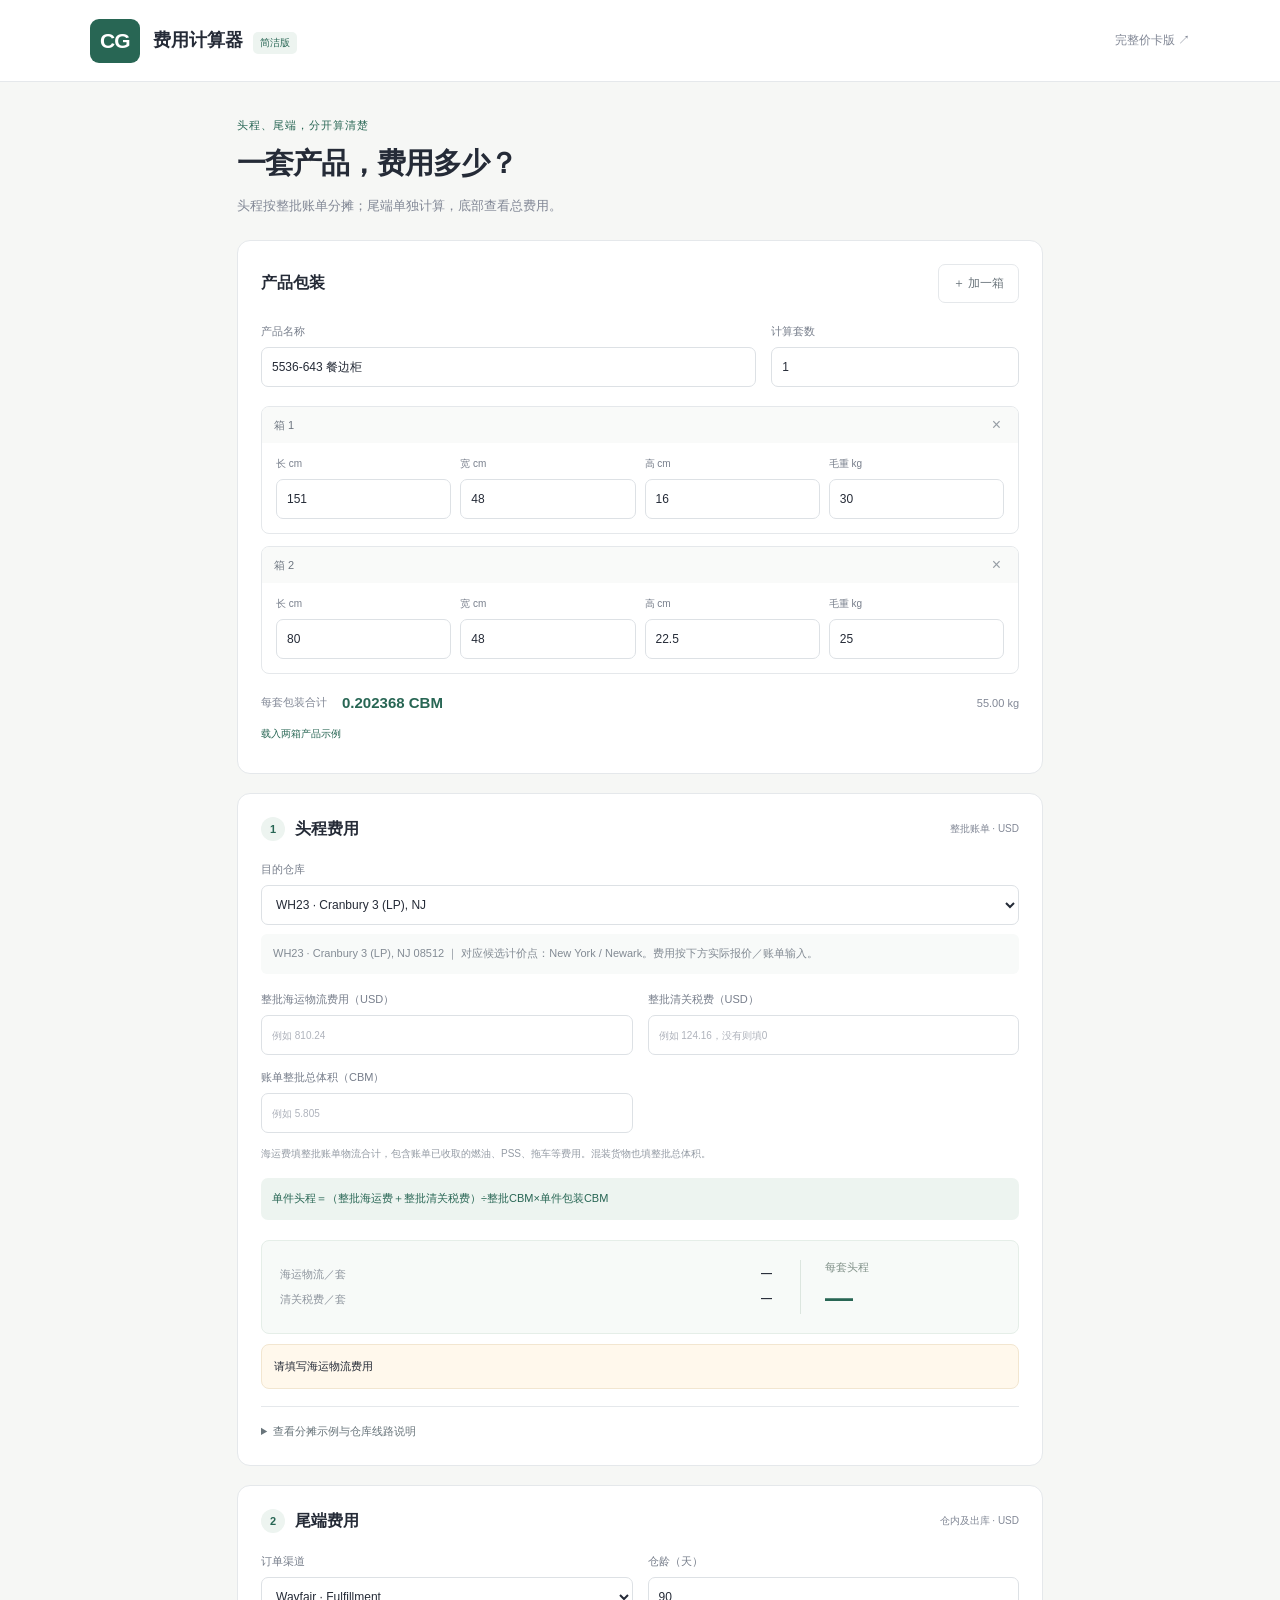
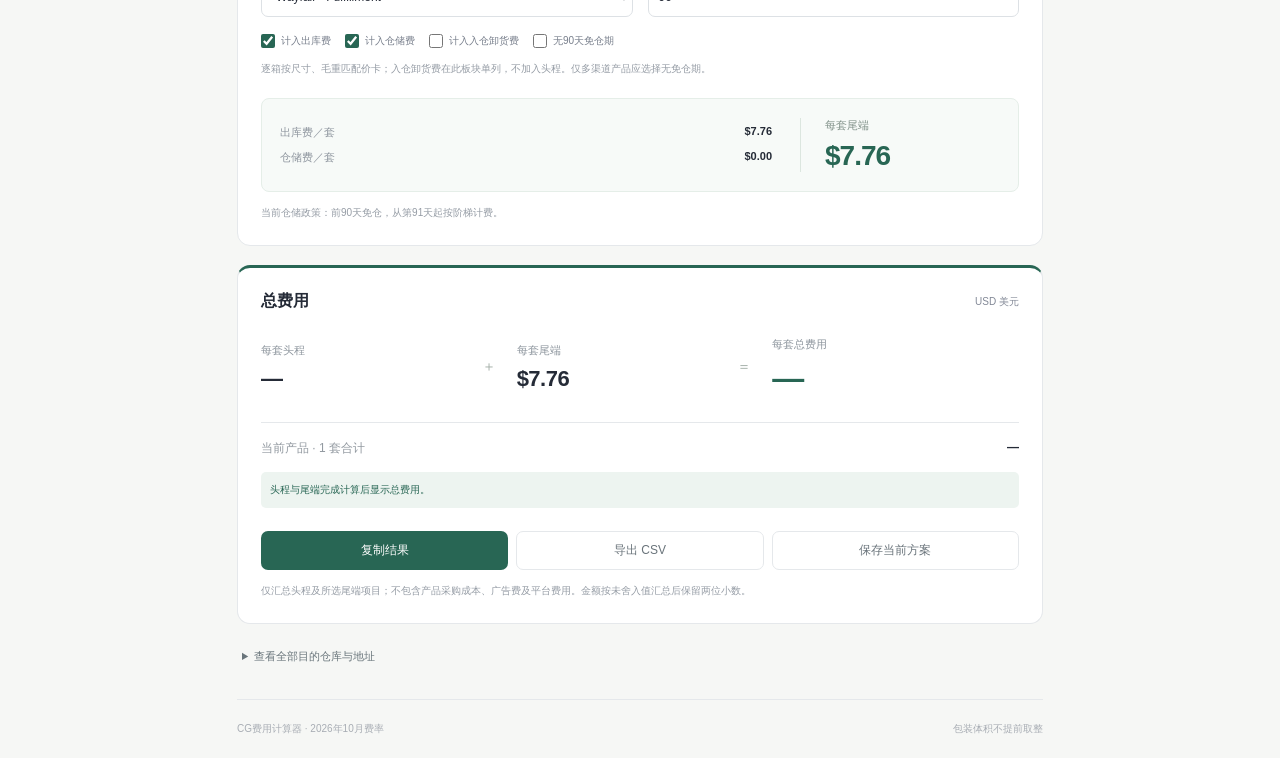
<file: index.html>
<!doctype html><html lang="zh-CN"><head><meta charset="utf-8"><meta name="viewport" content="width=device-width,initial-scale=1"><meta name="description" content="CG成本计算：整批账单分摊头程，尾端单独计算仓储与出库，底部汇总。"><title>CG费用计算器 · 头程与尾端</title><link rel="stylesheet" href="simple.css"></head><body><header><a class="brand" href="index.html"><span>CG</span><b>费用计算器<small>简洁版</small></b></a><a class="secondary" href="advanced.html">完整价卡版 ↗</a></header><main class="split-main"><div class="intro"><p class="eyebrow">头程、尾端，分开算清楚</p><h1>一套产品，费用多少？</h1><p>头程按整批账单分摊；尾端单独计算，底部查看总费用。</p></div>
<section><div class="heading"><h2>产品包装</h2><button id="add" class="ghost">＋ 加一箱</button></div><div class="fields top"><label>产品名称<input id="name" value=""></label><label>计算套数<input id="qty" type="number" min="1" step="1" value="1"></label></div><div id="packages"></div><div class="volume"><span>每套包装合计</span><b id="volume">—</b><span id="weight"></span></div><button class="text" id="example">载入两箱产品示例</button></section>
<section><div class="heading"><h2><i>1</i> 头程费用</h2><span class="usd">整批账单 · USD</span></div><label>目的仓库<select id="warehouse"></select></label><div id="whNote" class="whnote"></div><div class="fields"><label>整批海运物流费用（USD）<input id="sea" type="number" min="0" step="any" placeholder="例如 810.24"></label><label>整批清关税费（USD）<input id="tax" type="number" min="0" step="any" placeholder="例如 124.16，没有则填0"></label><label>账单整批总体积（CBM）<input id="batchCbm" type="number" min="0.000001" step="any" placeholder="例如 5.805"></label></div><p class="hint">海运费填整批账单物流合计，包含账单已收取的燃油、PSS、拖车等费用。混装货物也填整批总体积。</p><div class="formula">单件头程＝（整批海运费＋整批清关税费）÷整批CBM×单件包装CBM</div><div class="block-result"><div class="cost-lines"><div class="line"><span>海运物流／套</span><b id="seaOut">—</b></div><div class="line"><span>清关税费／套</span><b id="taxOut">—</b></div></div><div class="block-total"><span>每套头程</span><b id="headTotal">—</b></div></div><div id="calculation" class="calculation"></div><div id="headErrors" class="local-errors" role="status"></div><details><summary>查看分摊示例与仓库线路说明</summary><p>你的表格：810.24＋124.16＝934.40美元，整批5.805 CBM。当前产品按自身包装体积占比分摊。</p><button id="billExample" class="text">载入你的头程分摊示例</button><p>Romeoville的IPI内陆联运，如在洛杉矶卸船后经Chicago转运，按Chicago海运计价点与Chicago至Romeoville末段拖车核对；其他联运点按实际订单确认。这里直接使用已确认的整批账单金额。</p></details></section>
<section><div class="heading"><h2><i>2</i> 尾端费用</h2><span class="usd">仓内及出库 · USD</span></div><div class="fields"><label>订单渠道<select id="channel"><option value="wayfair">Wayfair · Fulfillment</option><option value="multi">多渠道 · Pick & Ship</option></select></label><label>仓龄（天）<input id="days" type="number" min="0" step="1" value="90"></label></div><div class="checks"><label><input id="includeOut" type="checkbox" checked>计入出库费</label><label><input id="includeStorage" type="checkbox" checked>计入仓储费</label><label><input id="includeUnload" type="checkbox">计入入仓卸货费</label><label><input id="noFree" type="checkbox">无90天免仓期</label></div><p class="hint">逐箱按尺寸、毛重匹配价卡；入仓卸货费在此板块单列，不加入头程。仅多渠道产品应选择无免仓期。</p><div class="block-result"><div class="cost-lines" id="tailRows"></div><div class="block-total"><span>每套尾端</span><b id="tailTotal">—</b></div></div><p id="storagePolicy" class="hint"></p><div id="tailErrors" class="local-errors" role="status"></div></section>
<section class="overall"><div class="heading"><h2>总费用</h2><span class="usd">USD 美元</span></div><div class="overall-parts"><div><span>每套头程</span><b id="headSummary">—</b></div><span class="operator">＋</span><div><span>每套尾端</span><b id="tailSummary">—</b></div><span class="operator">＝</span><div class="sum"><span>每套总费用</span><b id="total">—</b></div></div><div class="batch-total"><span>当前产品 · <b id="qtyOut">1</b> 套合计</span><b id="batchOut">—</b></div><p id="resultStatus" class="hint" role="status">头程与尾端完成计算后显示总费用。</p><div class="actions"><button id="copy">复制结果</button><button id="export" class="ghost">导出 CSV</button><button id="save" class="ghost">保存当前方案</button></div><p class="hint">仅汇总头程及所选尾端项目；不包含产品采购成本、广告费及平台费用。金额按未舍入值汇总后保留两位小数。</p></section>
<details class="directory"><summary>查看全部目的仓库与地址</summary><div id="directory"></div></details><footer>CG费用计算器 · 2026年10月费率 <span>包装体积不提前取整</span></footer></main><div id="toast" role="status"></div><script src="core.js"></script><script src="simple-core.js"></script><script src="warehouses.js"></script><script src="simple.js"></script></body></html>
</file>
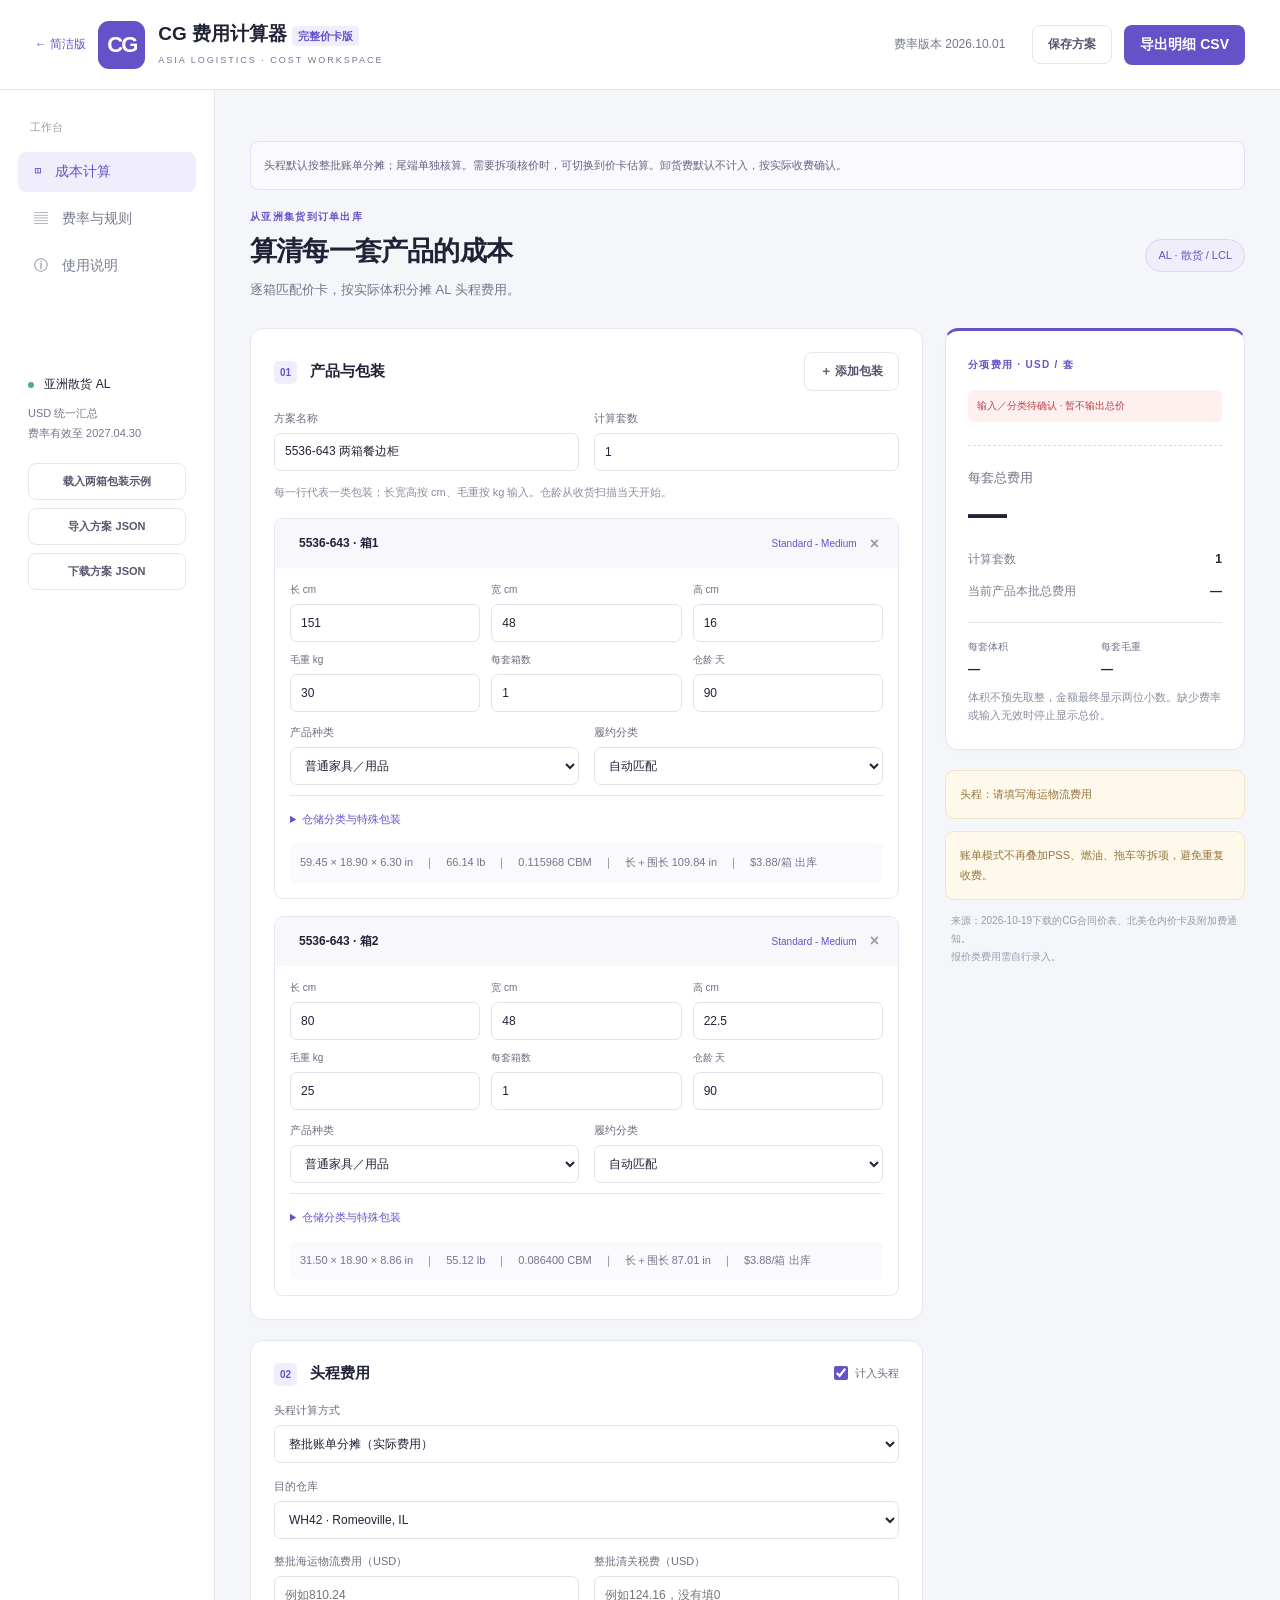
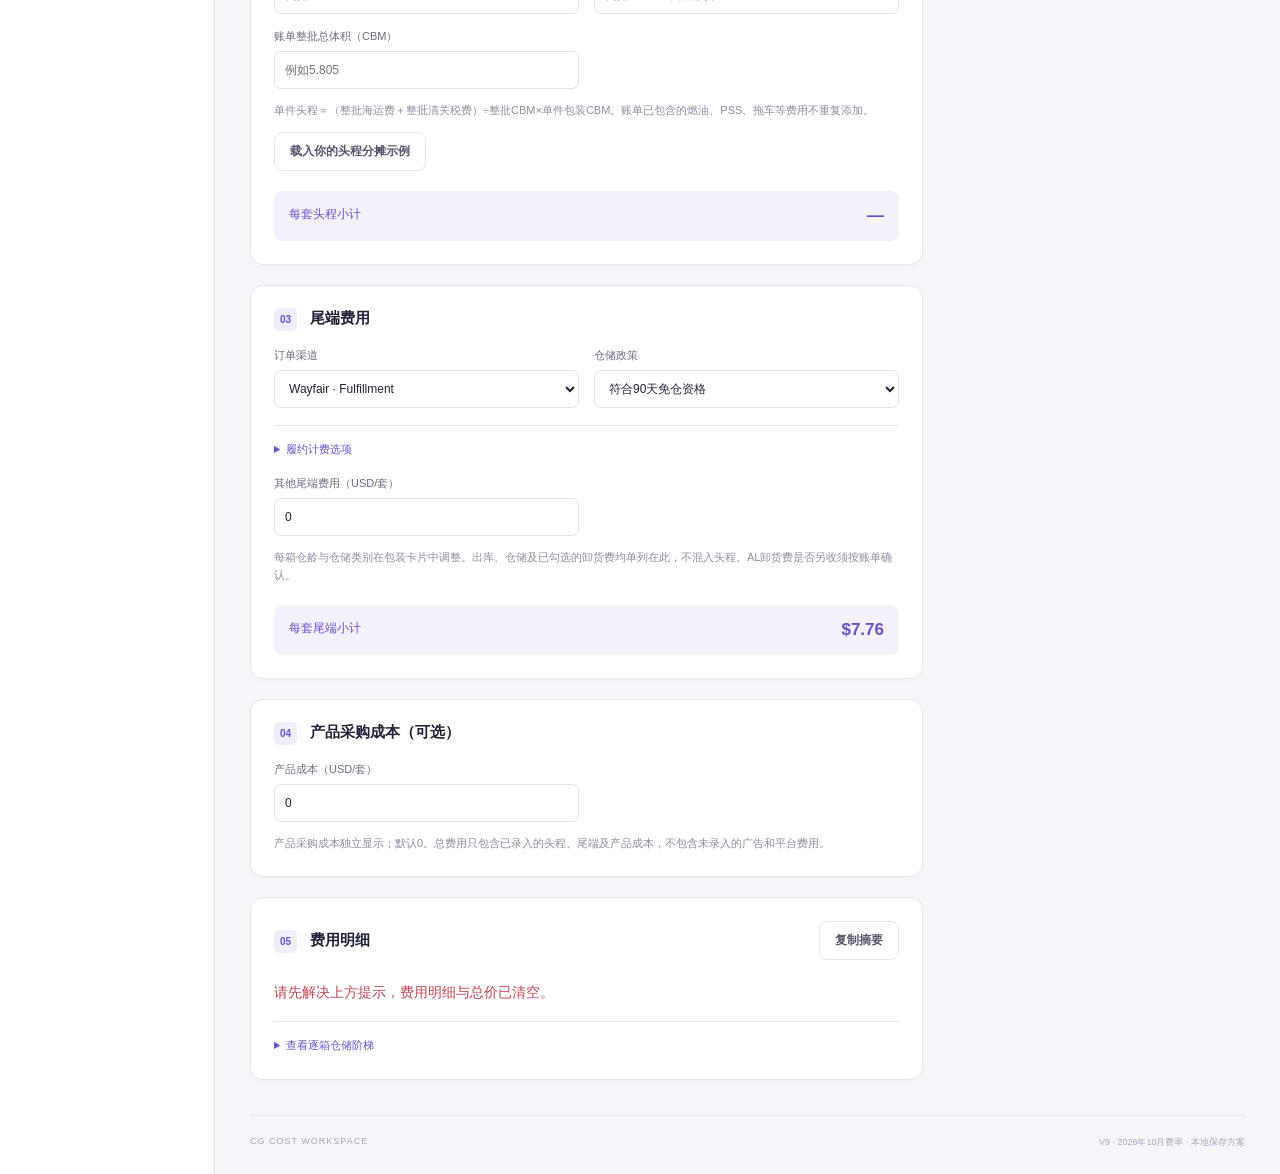
<file: advanced.html>
<!doctype html><html lang="zh-CN"><head><meta charset="utf-8"><meta name="viewport" content="width=device-width,initial-scale=1"><meta name="description" content="CG AL散货费用计算器：多箱分别计费、海运附加费、阶梯仓储与履约明细。"><title>CG费用计算器 · 完整价卡版</title><link rel="stylesheet" href="style.css"></head><body>
<header><a href="index.html" style="color:#6652c8;text-decoration:none;font-size:12px">← 简洁版</a><div class="brand"><span class="logo">CG</span><div><b>CG 费用计算器 <small>完整价卡版</small></b><p>ASIA LOGISTICS · COST WORKSPACE</p></div></div><span class="date">费率版本 2026.10.01</span><button id="save" class="light">保存方案</button><button id="export">导出明细 CSV</button></header>
<div class="layout"><aside><div class="aside-label">工作台</div><button class="nav active" data-tab="calculator">◫　成本计算</button><button class="nav" data-tab="reference">▤　费率与规则</button><button class="nav" data-tab="help">ⓘ　使用说明</button><div class="aside-bottom"><span class="dot"></span> 亚洲散货 AL<p>USD 统一汇总<br>费率有效至 2027.04.30</p><button id="example" class="light">载入两箱包装示例</button><button id="importBtn" class="light">导入方案 JSON</button><button id="json" class="light">下载方案 JSON</button><input type="file" id="importFile" accept="application/json" hidden></div></aside>
<main><div class="routeinfo" style="margin-bottom:20px">头程默认按整批账单分摊；尾端单独核算。需要拆项核价时，可切换到价卡估算。卸货费默认不计入，按实际收费确认。</div><section id="calculator" class="tab"><div class="pagehead"><div><div class="eyebrow">从亚洲集货到订单出库</div><h1>算清每一套产品的成本</h1><p>逐箱匹配价卡，按实际体积分摊 AL 头程费用。</p></div><span class="pill">AL · 散货 / LCL</span></div><div class="workspace"><div class="forms">
<article><div class="sectionhead"><h2><i>01</i> 产品与包装</h2><button id="add" class="light">＋ 添加包装</button></div><div class="fields"><label>方案名称<input id="name" value="5536-643 两箱餐边柜"></label><label>计算套数<input id="qty" type="number" min="1" step="1" value="1"></label></div><p class="hint">每一行代表一类包装；长宽高按 cm、毛重按 kg 输入。仓龄从收货扫描当天开始。</p><div id="boxes"></div></article>
<article><div class="sectionhead"><h2><i>02</i> 头程费用</h2><label class="switch"><input id="transport" type="checkbox" checked>计入头程</label></div><label>头程计算方式<select id="headMode"><option value="bill">整批账单分摊（实际费用）</option><option value="quote">AL价卡估算（拆项核价）</option></select></label><div id="billFields" style="margin-top:16px"><div class="fields"><label class="wide">目的仓库<select id="billWarehouse"></select></label><label>整批海运物流费用（USD）<input id="billSea" type="number" min="0" step="any" placeholder="例如810.24"></label><label>整批清关税费（USD）<input id="billTax" type="number" min="0" step="any" placeholder="例如124.16，没有填0"></label><label>账单整批总体积（CBM）<input id="billCbm" type="number" min="0" step="any" placeholder="例如5.805"></label></div><p class="hint">单件头程＝（整批海运费＋整批清关税费）÷整批CBM×单件包装CBM。账单已包含的燃油、PSS、拖车等费用不重复添加。</p><button id="invoiceExample" class="light" style="margin-top:12px">载入你的头程分摊示例</button></div><div id="quoteFields" hidden style="margin-top:16px"><div class="fields"><label>起运地<select id="origin"></select></label><label>目的港／内陆点<select id="destination"></select></label><label class="wide">CG 目的仓库<select id="warehouse"></select></label><label>进港日期（gate-in）<input id="gate" type="date" value="2026-10-01"></label><label>启航日期<input id="sail" type="date" value="2026-10-04"></label></div><div id="routeInfo" class="routeinfo"></div><div class="fields" style="margin-top:16px"><label>美国拖车燃油附加比例（%）<input id="drayFuelPct" type="number" min="0" step="any" placeholder="按适用报价填写，无费用填0"></label><label>Cargo Protect（USD/当前产品本批）<input id="protectBatch" type="number" min="0" step="any" placeholder="按实际报价填写，无费用填0"></label><label>清关税费（USD/当前产品本批）<input id="customsBatch" type="number" min="0" step="any" placeholder="按实际金额填写，无费用填0"></label><label>AL的AMS分摊方式<select id="hblBasis"><option value="volume">按CBM÷65比例（账单1657461示例）</option><option value="batch">按HBL收费（当前产品本批）</option></select></label></div><p class="hint">美国拖车基础价不含燃油，加拿大拖车基础价含燃油。比例按适用账单／报价手填，不固定套用9月51%或54%。Cargo Protect未提供统一计费规则，按本批实际金额输入。</p><div class="checks"><label><input id="pss" type="checkbox" checked>计入旺季附加费 PSS</label><label><input id="canal" type="checkbox">航线经过巴拿马运河</label><label><input id="labeling" type="checkbox">亚洲仓贴标 $0.30/箱</label></div><div class="fields"><label>亚洲仓储计费次数／期<input id="asiaPeriods" type="number" min="0" step="1" value="0"></label><label>AL 单证抵扣（USD/CUFT）<input id="credit" type="number" min="0" step=".01" value="0"></label><label>CAD兑USD（加拿大拖车费）<input id="cad" type="number" min=".0001" step=".0001" placeholder="涉及CAD时必填"></label><label>其他头程费用（USD/批）<input id="extra" type="number" min="0" step=".01" value="0"></label></div><p class="hint">亚洲仓储 $0.35/CBM，原表未注明时间单位，按账单计费次数／期输入。AL分仓费为0；单证抵扣可按资格输入0.09。海运已包含燃油，PSS另计。</p><details><summary>运输异常及其他附加费</summary><p class="hint">只录入实际发生的项目。整柜类费用按本批CBM÷65分摊；AMS可按账单示例选择体积分摊，其他HBL项目按当前产品本批分摊数量录入。数量填写超过免费期后的计费数量。</p><div id="accessorials"></div></details></div><div class="section-subtotal"><span>每套头程小计</span><b id="headSubtotal">—</b></div></article><article><div class="sectionhead"><h2><i>03</i> 尾端费用</h2></div><div class="fields"><label>订单渠道<select id="channel"><option value="wayfair">Wayfair · Fulfillment</option><option value="multi">多渠道 · Pick & Ship</option></select></label><label>仓储政策<select id="policy"><option value="eligible">符合90天免仓资格</option><option value="multiOnly">仅多渠道 · 无免仓期</option></select></label></div><details><summary>履约计费选项</summary><div class="checks"><label><input id="unload" type="checkbox">计入一次入仓卸货费</label><label><input id="ceil" type="checkbox">Pick & Ship 重量向上取整至整磅</label><label><input id="vanity" type="checkbox">大型盥洗柜／梳妆台附加费</label></div><p class="hint">默认按实际重量换算磅，首磅包含在基础费内。重量取整规则未见于截图，可按实际账单选择。卸货费按箱一次计算。</p></details><div class="fields" style="margin-top:16px"><label>其他尾端费用（USD/套）<input id="other" type="number" min="0" step="any" value="0"></label></div><p class="hint">每箱仓龄与仓储类别在包装卡片中调整。出库、仓储及已勾选的卸货费均单列在此，不混入头程。AL卸货费是否另收须按账单确认。</p><div class="section-subtotal"><span>每套尾端小计</span><b id="tailSubtotal">—</b></div></article>
<article><div class="sectionhead"><h2><i>04</i> 产品采购成本（可选）</h2></div><div class="fields"><label>产品成本（USD/套）<input id="cost" type="number" min="0" step=".01" value="0"></label></div><p class="hint">产品采购成本独立显示；默认0。总费用只包含已录入的头程、尾端及产品成本，不包含未录入的广告和平台费用。</p></article>
<article><div class="sectionhead"><h2><i>05</i> 费用明细</h2><button id="copy" class="light">复制摘要</button></div><div id="details"></div><details><summary>查看逐箱仓储阶梯</summary><div id="storageDetail"></div></details></article>
</div><div class="summary-wrap"><article class="summary"><span class="eyebrow">分项费用 · USD / 套</span><div id="status" class="status" style="margin-top:18px">等待计算</div><div id="totals"></div><div class="divider"></div><h3>每套总费用</h3><div id="total" class="big">—</div><div class="metric"><span>计算套数</span><b id="qOut">—</b></div><div class="metric"><span>当前产品本批总费用</span><b id="batch">—</b></div><div class="mini-grid"><div><span>每套体积</span><b id="cbm">—</b></div><div><span>每套毛重</span><b id="kgOut">—</b></div></div><p class="hint">体积不预先取整，金额最终显示两位小数。缺少费率或输入无效时停止显示总价。</p></article><div id="warnings"></div><div class="source-note">来源：2026-10-19下载的CG合同价表、北美仓内价卡及附加费通知。<br>报价类费用需自行录入。</div></div></div></section>
<section id="reference" class="tab" hidden><div class="pagehead"><div><div class="eyebrow">费率可追溯</div><h1>费率与计费规则</h1><p>仓内费用来自完整价卡；头程燃油采用10月Excel，不重复叠加旧邮件价格。</p></div></div><article><h2>北美履约与退回／处置价卡</h2><div id="rateTable"></div></article><article><h2>阶梯仓储 · USD / CUFT / 月</h2><div id="storageTable"></div><p class="hint">日仓储费＝月费率÷30。仅多渠道产品从第1天按91–120天档收费，随后按实际仓龄升级。Single Pick 最高$0.44，样品按Single Pick处理；特殊季节品需另行确认。</p></article><article><h2>AL头程费率查询</h2><label>搜索起运地或目的地<input id="rateSearch" placeholder="例如 Port Klang、Los Angeles"></label><div id="routeTable"></div><p class="hint">最多展示前100条，使用搜索筛选。Ocean＋Bunker为表内总价，PSS按2000÷65另计。仓库拖车费根据目的地联动。</p></article><article><h2>增值服务与处置</h2><div id="serviceTable"></div><p class="hint">价卡注明Wayfair及多渠道履约不收包装费；上表仅供核对其他实际收费，不默认计入。退回供应商运费、定制包装及定制打托为As Quoted。Standard及Large盥洗柜／梳妆台可能收取打托费。</p></article></section>
<section id="help" class="tab" hidden><div class="pagehead"><div><h1>使用说明</h1><p>从一套产品开始，再按套数放大到整批。</p></div></div><article><h2>计算顺序</h2><ol><li>逐箱录入包装尺寸、毛重、仓龄；不把不同尺寸的箱子合并。</li><li>选择订单渠道与实际免仓资格。切换到多渠道默认无免仓，可手动调整符合资格的混合库存。</li><li>默认填写整批账单金额和整批CBM；需要核价时切换AL价卡估算。估算需手动补齐拖车燃油、货物保障费及清关税费。</li><li>头程与尾端分别查看小计；卸货费默认不计入，确认实际发生且未在头程重复计入后再勾选。</li><li>查看每套／本批费用，导出CSV或JSON方案。保存方案只保存在当前浏览器。</li></ol></article><article><h2>自动分类的边界</h2><p>尺寸先按最长、中长、最短排序；围长＝2×（中长＋最短），长加围长＝最长＋围长。自动分类从Bin到Standard逐级匹配，Small超过10368立方英寸升档，Medium超过17280立方英寸升档。</p><p>Oversize还必须确认不适合传送带。Large Standard缺少完整尺寸限制，因此需按CG确认类别手动选择，页面显示为手选。Large Heavy必须符合144英寸最长边与250–800磅范围；Large多渠道缺价时不输出总价。</p><p>Single Pick仅适用于价卡列出的特定商品（窗帘与纱帘、柜钮及把手、铰链、样品与色卡等），不得因为产品较小自动套用。每箱分类与仓储类别可分别手动选择。</p></article><article><h2>两箱账单核对</h2><p>5536-643：箱1为151×48×16 cm、30 kg；箱2为80×48×22.5 cm、25 kg。合计0.202368 CBM、55 kg，两箱均为Standard Medium，履约费$3.88×2＝$7.76；PSS＝$6.23/套。示例不将账单广告费或扣款加入物流费用。</p><h2>日期与范围</h2><p>本工具费率版本从2026年10月1日起，海运及拖车表有效至2027年4月30日。PSS通知从2026年7月1日进港起适用；价卡估算只适用于当前价表有效期内的运输；账单分摊按实际账单金额处理。运河附加费$5/CBM仅用于经过运河且2026年10月4日或之后启航的货物。原邮件中7月燃油价格仅作历史参考，当前采用Excel对应线路的Bunker Rate。</p><p>所有批量计算假设各套产品拥有同一包装组合及相同的逐箱仓龄。亚洲仓储时间单位、Pick & Ship取整、季节品与单证抵扣资格按实际账单确认。未录入的费用不包含在结果内。</p></article></section>
<footer>CG COST WORKSPACE <span>V9 · 2026年10月费率 · 本地保存方案</span></footer></main></div><div id="toast" role="status"></div><script src="rates.js"></script><script src="core.js"></script><script src="simple-core.js"></script><script src="warehouses.js"></script><script src="app.js"></script></body></html>
</file>
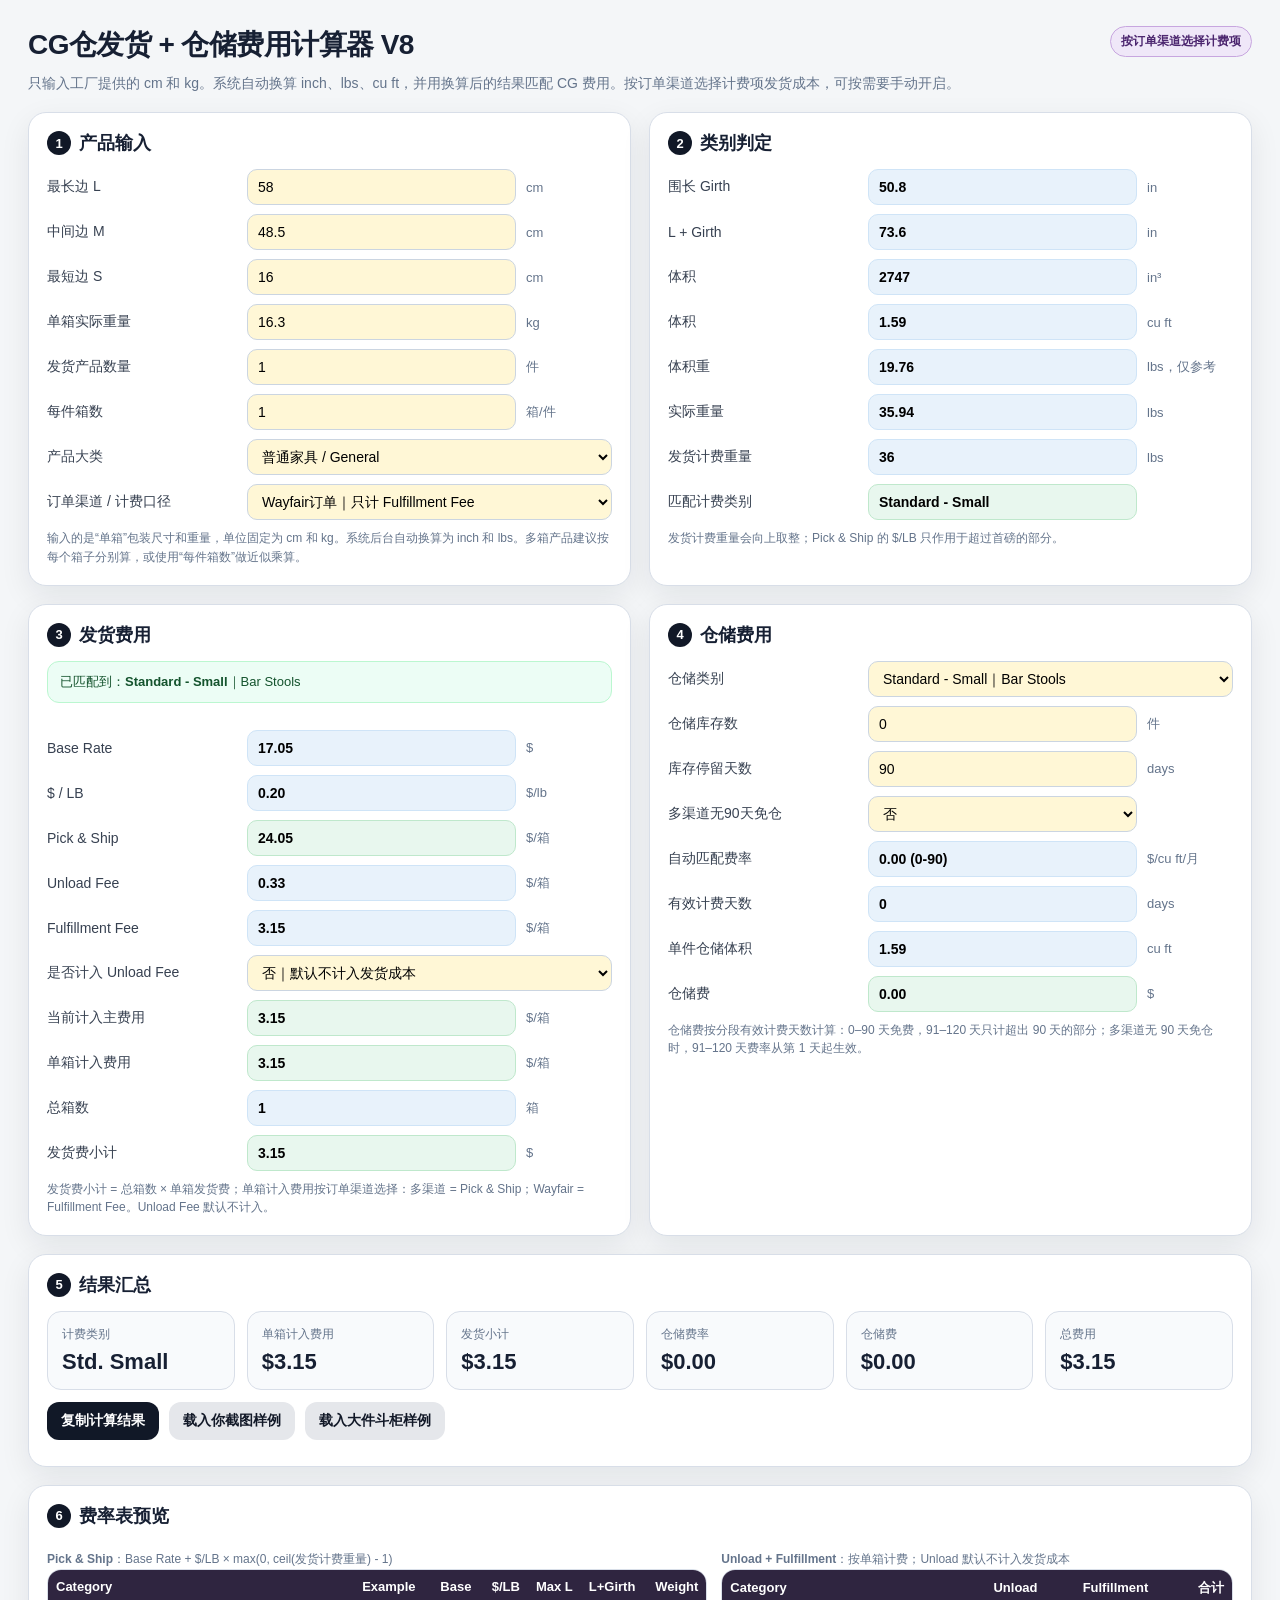
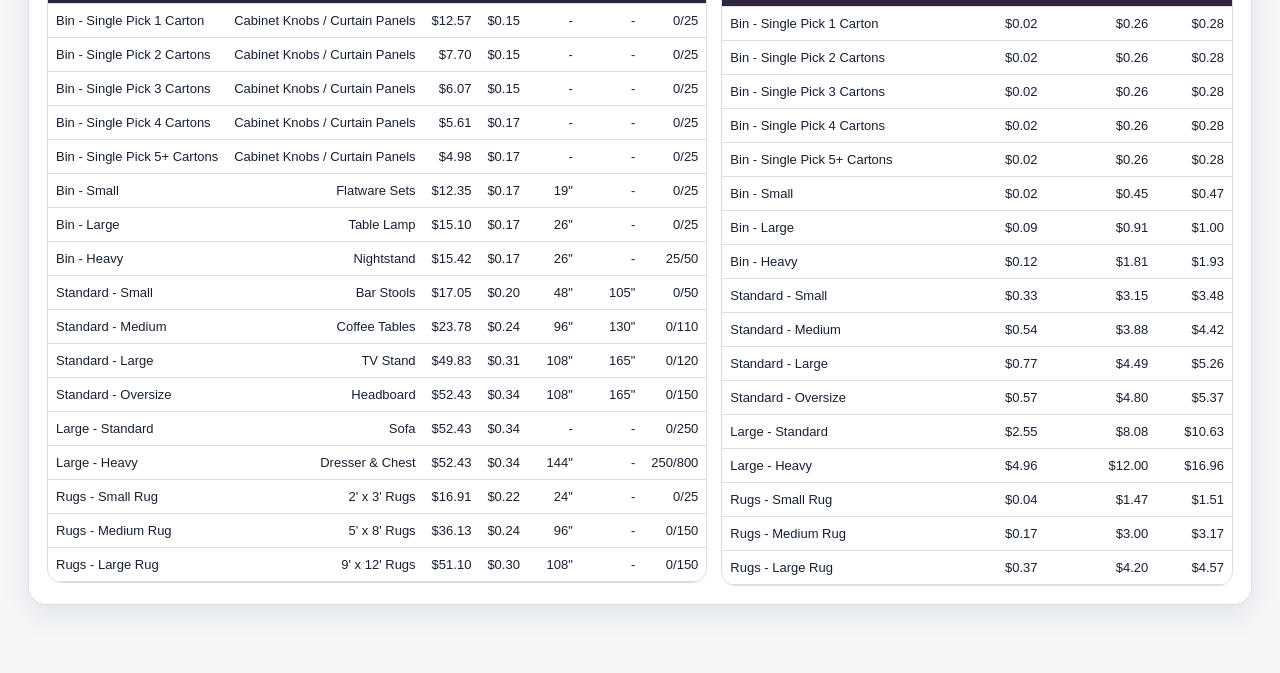
<file: legacy-v8.html>
<!DOCTYPE html>
<html lang="zh-CN">
<head>
  <meta charset="UTF-8" />
  <meta name="viewport" content="width=device-width, initial-scale=1.0" />
  <title>CG仓费用计算器 V8 - 渠道计费版</title>
  <style>
    :root{
      --bg:#f4f6f8;--card:#fff;--text:#172033;--muted:#64748b;--line:#d8dee8;
      --blue:#e8f2fb;--blue2:#cfe4f7;--yellow:#fff7d6;--green:#e8f7ee;--red:#fff1f1;
      --purple:#efe7f8;--dark:#2f2540;--accent:#2563eb;--shadow:0 10px 30px rgba(15,23,42,.08)
    }
    *{box-sizing:border-box}
    body{margin:0;font-family:Arial,"Microsoft YaHei",sans-serif;background:var(--bg);color:var(--text)}
    .wrap{max-width:1260px;margin:26px auto;padding:0 18px 42px}
    .header{display:flex;justify-content:space-between;gap:16px;align-items:flex-start;margin-bottom:18px}
    h1{margin:0 0 8px;font-size:28px;letter-spacing:-.02em}
    .sub{color:var(--muted);font-size:14px;line-height:1.6}
    .tag{display:inline-block;background:var(--purple);border:1px solid #c7a6df;color:#4b256e;border-radius:999px;padding:6px 10px;font-size:12px;font-weight:700}
    .grid{display:grid;grid-template-columns:1fr 1fr;gap:18px}
    .card{background:var(--card);border:1px solid var(--line);border-radius:18px;padding:18px;box-shadow:var(--shadow)}
    .full{grid-column:1/-1}
    h2{margin:0 0 14px;font-size:18px;display:flex;align-items:center;gap:8px}
    .badge{display:inline-flex;align-items:center;justify-content:center;min-width:24px;height:24px;border-radius:999px;background:#111827;color:white;font-size:13px;font-weight:800}
    .row{display:grid;grid-template-columns:190px 1fr 86px;gap:10px;align-items:center;margin:9px 0}
    .row.two{grid-template-columns:190px 1fr}
    label{font-size:14px;color:#374151}
    input,select{width:100%;height:36px;border:1px solid #cbd5e1;border-radius:10px;padding:0 10px;font-size:14px;background:white;outline:none}
    input:focus,select:focus{border-color:var(--accent);box-shadow:0 0 0 3px rgba(37,99,235,.12)}
    .unit{font-size:13px;color:var(--muted)}
    .manual{background:var(--yellow)}
    .result{background:var(--blue);border-color:var(--blue2);font-weight:700}
    .summary{background:var(--green);border-color:#bfe8cc;font-weight:800}
    .danger{background:var(--red);border-color:#f1c2c2;font-weight:800}
    .note{font-size:12px;color:var(--muted);line-height:1.55;margin-top:8px}
    .mini{font-size:12px;color:var(--muted)}
    .warn{background:#fff7ed;border:1px solid #fed7aa;border-radius:12px;padding:10px 12px;color:#7c2d12;font-size:13px;line-height:1.55}
    .ok{background:#ecfdf5;border:1px solid #bbf7d0;border-radius:12px;padding:10px 12px;color:#14532d;font-size:13px;line-height:1.55}
    .kpis{display:grid;grid-template-columns:repeat(6,1fr);gap:12px;margin-top:12px}
    .kpi{background:#f8fafc;border:1px solid var(--line);border-radius:14px;padding:14px}
    .kpi .name{color:var(--muted);font-size:12px;margin-bottom:6px}
    .kpi .value{font-size:22px;font-weight:900}
    .btns{display:flex;gap:10px;flex-wrap:wrap;margin-top:12px}
    button{height:38px;border:0;border-radius:12px;padding:0 14px;font-size:14px;font-weight:800;cursor:pointer;background:#111827;color:white}
    button.secondary{background:#e5e7eb;color:#111827}
    .table-wrap{overflow:auto;border:1px solid var(--line);border-radius:14px}
    table{width:100%;border-collapse:collapse;font-size:13px}
    th,td{border-bottom:1px solid var(--line);padding:9px 8px;text-align:right;white-space:nowrap}
    th:first-child,td:first-child{text-align:left}
    th{background:var(--dark);color:white;font-weight:800}
    .purple-head th{background:#5b3b78}
    .split{display:grid;grid-template-columns:1fr 1fr;gap:14px}
    @media(max-width:980px){.grid,.kpis,.split{grid-template-columns:1fr}.header{flex-direction:column}.row{grid-template-columns:145px 1fr 58px}}
  </style>
</head>
<body>
<div class="wrap">
  <div class="header">
    <div>
      <h1>CG仓发货 + 仓储费用计算器 V8</h1>
      <div class="sub">只输入工厂提供的 cm 和 kg。系统自动换算 inch、lbs、cu ft，并用换算后的结果匹配 CG 费用。按订单渠道选择计费项发货成本，可按需要手动开启。</div>
    </div>
    <div class="tag">按订单渠道选择计费项</div>
  </div>

  <div class="grid">
    <section class="card">
      <h2><span class="badge">1</span>产品输入</h2>
      <div class="row"><label>最长边 L</label><input id="L" type="number" step="0.01" value="58" class="manual"><span class="unit">cm</span></div>
      <div class="row"><label>中间边 M</label><input id="M" type="number" step="0.01" value="48.5" class="manual"><span class="unit">cm</span></div>
      <div class="row"><label>最短边 S</label><input id="S" type="number" step="0.01" value="16" class="manual"><span class="unit">cm</span></div>
      <div class="row"><label>单箱实际重量</label><input id="kg" type="number" step="0.01" value="16.3" class="manual"><span class="unit">kg</span></div>
      <div class="row"><label>发货产品数量</label><input id="qty" type="number" step="1" value="1" class="manual"><span class="unit">件</span></div>
      <div class="row"><label>每件箱数</label><input id="cartonsPerUnit" type="number" step="1" value="1" class="manual"><span class="unit">箱/件</span></div>
      <div class="row two">
        <label>产品大类</label>
        <select id="productGroup" class="manual">
          <option value="general">普通家具 / General</option>
          <option value="rug">Rugs 地毯</option>
          <option value="bin">Bin 小件</option>
        </select>
      </div>
      <div class="row two">
        <label>订单渠道 / 计费口径</label>
        <select id="orderChannel" class="manual">
          <option value="wayfair">Wayfair订单｜只计 Fulfillment Fee</option>
          <option value="multi">多渠道订单｜只计 Pick & Ship</option>
        </select>
      </div>
      <div class="note">输入的是“单箱”包装尺寸和重量，单位固定为 cm 和 kg。系统后台自动换算为 inch 和 lbs。多箱产品建议按每个箱子分别算，或使用“每件箱数”做近似乘算。</div>
    </section>

    <section class="card">
      <h2><span class="badge">2</span>类别判定</h2>
      <div class="row"><label>围长 Girth</label><input id="girth" class="result" readonly><span class="unit">in</span></div>
      <div class="row"><label>L + Girth</label><input id="lgirth" class="result" readonly><span class="unit">in</span></div>
      <div class="row"><label>体积</label><input id="volin" class="result" readonly><span class="unit">in³</span></div>
      <div class="row"><label>体积</label><input id="cuft" class="result" readonly><span class="unit">cu ft</span></div>
      <div class="row"><label>体积重</label><input id="dimwt" class="result" readonly><span class="unit">lbs，仅参考</span></div>
      <div class="row"><label>实际重量</label><input id="actlbs" class="result" readonly><span class="unit">lbs</span></div>
      <div class="row"><label>发货计费重量</label><input id="feeWeight" class="result" readonly><span class="unit">lbs</span></div>
      <div class="row"><label>匹配计费类别</label><input id="rateCategory" class="summary" readonly><span></span></div>
      <div class="note">发货计费重量会向上取整；Pick & Ship 的 $/LB 只作用于超过首磅的部分。</div>
    </section>

    <section class="card">
      <h2><span class="badge">3</span>发货费用</h2>
      <div id="matchBox" class="ok">已匹配价卡。</div>
      <br>
      <div class="row"><label>Base Rate</label><input id="baseRate" class="result" readonly><span class="unit">$</span></div>
      <div class="row"><label>$ / LB</label><input id="perLb" class="result" readonly><span class="unit">$/lb</span></div>
      <div class="row"><label>Pick & Ship</label><input id="pickShip" class="summary" readonly><span class="unit">$/箱</span></div>
      <div class="row"><label>Unload Fee</label><input id="unloadFee" class="result" readonly><span class="unit">$/箱</span></div>
      <div class="row"><label>Fulfillment Fee</label><input id="fulfillFee" class="result" readonly><span class="unit">$/箱</span></div>
      <div class="row two">
        <label>是否计入 Unload Fee</label>
        <select id="includeUnload" class="manual">
          <option value="no">否｜默认不计入发货成本</option>
          <option value="yes">是｜计入本次总成本</option>
        </select>
      </div>
      <div class="row"><label>当前计入主费用</label><input id="channelBaseFee" class="summary" readonly><span class="unit">$/箱</span></div>
      <div class="row"><label>单箱计入费用</label><input id="cartonShipFee" class="summary" readonly><span class="unit">$/箱</span></div>
      <div class="row"><label>总箱数</label><input id="totalCartons" class="result" readonly><span class="unit">箱</span></div>
      <div class="row"><label>发货费小计</label><input id="shipSubtotal" class="summary" readonly><span class="unit">$</span></div>
      <div class="note">发货费小计 = 总箱数 × 单箱发货费；单箱计入费用按订单渠道选择：多渠道 = Pick & Ship；Wayfair = Fulfillment Fee。Unload Fee 默认不计入。</div>
    </section>

    <section class="card">
      <h2><span class="badge">4</span>仓储费用</h2>
      <div class="row two">
        <label>仓储类别</label>
        <select id="storageClass" class="manual"></select>
      </div>
      <div class="row"><label>仓储库存数</label><input id="storageQty" type="number" step="1" value="0" class="manual"><span class="unit">件</span></div>
      <div class="row"><label>库存停留天数</label><input id="dwellDays" type="number" step="1" value="90" class="manual"><span class="unit">days</span></div>
      <div class="row"><label>多渠道无90天免仓</label>
        <select id="multiChannel" class="manual"><option value="no">否</option><option value="yes">是</option></select><span></span>
      </div>
      <div class="row"><label>自动匹配费率</label><input id="storageRate" class="result" readonly><span class="unit">$/cu ft/月</span></div>
      <div class="row"><label>有效计费天数</label><input id="storageBillableDays" class="result" readonly><span class="unit">days</span></div>
      <div class="row"><label>单件仓储体积</label><input id="unitStorageCuft" class="result" readonly><span class="unit">cu ft</span></div>
      <div class="row"><label>仓储费</label><input id="storageFee" class="summary" readonly><span class="unit">$</span></div>
      <div class="note">仓储费按分段有效计费天数计算：0–90 天免费，91–120 天只计超出 90 天的部分；多渠道无 90 天免仓时，91–120 天费率从第 1 天起生效。</div>
    </section>

    <section class="card full">
      <h2><span class="badge">5</span>结果汇总</h2>
      <div class="kpis">
        <div class="kpi"><div class="name">计费类别</div><div class="value" id="kpiCategory">-</div></div>
        <div class="kpi"><div class="name">单箱计入费用</div><div class="value" id="kpiCarton">$0.00</div></div>
        <div class="kpi"><div class="name">发货小计</div><div class="value" id="kpiShipSubtotal">$0.00</div></div>
        <div class="kpi"><div class="name">仓储费率</div><div class="value" id="kpiRate">$0.00</div></div>
        <div class="kpi"><div class="name">仓储费</div><div class="value" id="kpiStorage">$0.00</div></div>
        <div class="kpi"><div class="name">总费用</div><div class="value" id="kpiTotal">$0.00</div></div>
      </div>
      <div class="btns">
        <button onclick="copyResult()">复制计算结果</button>
        <button class="secondary" onclick="loadSmallExample()">载入你截图样例</button>
        <button class="secondary" onclick="loadDresserExample()">载入大件斗柜样例</button>
      </div>
      <div class="note" id="copyNote"></div>
    </section>

    <section class="card full">
      <h2><span class="badge">6</span>费率表预览</h2>
      <div class="split">
        <div>
          <div class="note"><b>Pick & Ship</b>：Base Rate + $/LB × max(0, ceil(发货计费重量) - 1)</div>
          <div class="table-wrap"><table id="pickShipTable"></table></div>
        </div>
        <div>
          <div class="note"><b>Unload + Fulfillment</b>：按单箱计费；Unload 默认不计入发货成本</div>
          <div class="table-wrap"><table id="deliveryTable"></table></div>
        </div>
      </div>
    </section>
  </div>
</div>

<script>
const rateRows = [
  {group:"bin", cat:"Bin - Single Pick 1 Carton", base:12.57, perLb:0.15, unload:0.02, fulfill:0.26, desc:"Cabinet Knobs / Curtain Panels", maxL:null,maxM:null,maxS:null,maxLG:null,minW:0,maxW:25},
  {group:"bin", cat:"Bin - Single Pick 2 Cartons", base:7.70, perLb:0.15, unload:0.02, fulfill:0.26, desc:"Cabinet Knobs / Curtain Panels", maxL:null,maxM:null,maxS:null,maxLG:null,minW:0,maxW:25},
  {group:"bin", cat:"Bin - Single Pick 3 Cartons", base:6.07, perLb:0.15, unload:0.02, fulfill:0.26, desc:"Cabinet Knobs / Curtain Panels", maxL:null,maxM:null,maxS:null,maxLG:null,minW:0,maxW:25},
  {group:"bin", cat:"Bin - Single Pick 4 Cartons", base:5.61, perLb:0.17, unload:0.02, fulfill:0.26, desc:"Cabinet Knobs / Curtain Panels", maxL:null,maxM:null,maxS:null,maxLG:null,minW:0,maxW:25},
  {group:"bin", cat:"Bin - Single Pick 5+ Cartons", base:4.98, perLb:0.17, unload:0.02, fulfill:0.26, desc:"Cabinet Knobs / Curtain Panels", maxL:null,maxM:null,maxS:null,maxLG:null,minW:0,maxW:25},
  {group:"bin", cat:"Bin - Small", base:12.35, perLb:0.17, unload:0.02, fulfill:0.45, desc:"Flatware Sets", maxL:19,maxM:12,maxS:6,maxLG:null,minW:0,maxW:25},
  {group:"bin", cat:"Bin - Large", base:15.10, perLb:0.17, unload:0.09, fulfill:0.91, desc:"Table Lamp", maxL:26,maxM:17,maxS:14,maxLG:null,minW:0,maxW:25},
  {group:"bin", cat:"Bin - Heavy", base:15.42, perLb:0.17, unload:0.12, fulfill:1.81, desc:"Nightstand", maxL:26,maxM:17,maxS:14,maxLG:null,minW:25,maxW:50},

  {group:"general", cat:"Standard - Small", base:17.05, perLb:0.20, unload:0.33, fulfill:3.15, desc:"Bar Stools", maxL:48,maxM:30,maxS:30,maxLG:105,minW:0,maxW:50},
  {group:"general", cat:"Standard - Medium", base:23.78, perLb:0.24, unload:0.54, fulfill:3.88, desc:"Coffee Tables", maxL:96,maxM:null,maxS:null,maxLG:130,minW:0,maxW:110},
  {group:"general", cat:"Standard - Large", base:49.83, perLb:0.31, unload:0.77, fulfill:4.49, desc:"TV Stand", maxL:108,maxM:null,maxS:null,maxLG:165,minW:0,maxW:120},
  {group:"general", cat:"Standard - Oversize", base:52.43, perLb:0.34, unload:0.57, fulfill:4.80, desc:"Headboard", maxL:108,maxM:null,maxS:null,maxLG:165,minW:0,maxW:150},
  {group:"general", cat:"Large - Standard", base:52.43, perLb:0.34, unload:2.55, fulfill:8.08, desc:"Sofa", maxL:null,maxM:null,maxS:null,maxLG:null,minW:0,maxW:250, large:true},
  {group:"general", cat:"Large - Heavy", base:52.43, perLb:0.34, unload:4.96, fulfill:12.00, desc:"Dresser & Chest", maxL:144,maxM:null,maxS:null,maxLG:null,minW:250,maxW:800, large:true},

  {group:"rug", cat:"Rugs - Small Rug", base:16.91, perLb:0.22, unload:0.04, fulfill:1.47, desc:"2' x 3' Rugs", maxL:24,maxM:null,maxS:null,maxLG:null,minW:0,maxW:25},
  {group:"rug", cat:"Rugs - Medium Rug", base:36.13, perLb:0.24, unload:0.17, fulfill:3.00, desc:"5' x 8' Rugs", maxL:96,maxM:null,maxS:null,maxLG:null,minW:0,maxW:150},
  {group:"rug", cat:"Rugs - Large Rug", base:51.10, perLb:0.30, unload:0.37, fulfill:4.20, desc:"9' x 12' Rugs", maxL:108,maxM:null,maxS:null,maxLG:null,minW:0,maxW:150}
];

const standardStorage = { "0-90":0, "91-120":0.44, "121-180":0.70, "181-270":1.05, "271-365":1.40, "365+":4.20 };
const largeStorage = { "0-90":0, "91-120":0.35, "121-180":0.56, "181-270":0.84, "271-365":1.12, "365+":3.36 };
const storageClasses = [
  {key:"Bin - Single Pick", desc:"Cabinet Knobs / Curtain Panels", rates:standardStorage},
  {key:"Bin - Small", desc:"Flatware Sets", rates:standardStorage},
  {key:"Bin - Large", desc:"Table Lamp", rates:standardStorage},
  {key:"Bin - Heavy", desc:"Nightstand", rates:standardStorage},
  {key:"Standard - Small", desc:"Bar Stools", rates:standardStorage},
  {key:"Standard - Medium", desc:"Coffee Tables", rates:standardStorage},
  {key:"Standard - Large", desc:"TV Stand", rates:standardStorage},
  {key:"Standard - Oversize", desc:"Headboard", rates:standardStorage},
  {key:"Large - Standard", desc:"Sofa", rates:largeStorage},
  {key:"Large - Heavy", desc:"Dresser & Chest", rates:largeStorage},
  {key:"Rugs - Small Rug", desc:"2' x 3' Rugs", rates:standardStorage},
  {key:"Rugs - Medium Rug", desc:"5' x 8' Rugs", rates:standardStorage},
  {key:"Rugs - Large Rug", desc:"9' x 12' Rugs", rates:standardStorage}
];

const $ = id => document.getElementById(id);
const num = id => Number($(id).value || 0);
const fmt = (n,d=2) => Number.isFinite(n) ? Number(n).toFixed(d) : "0.00";
const money = n => `$${Number(n || 0).toFixed(2)}`;
const ceilWeight = n => Math.ceil(Number(n || 0));

let current = {};

function init(){
  $("storageClass").innerHTML = storageClasses.map(x=>`<option value="${x.key}">${x.key}｜${x.desc}</option>`).join("");
  $("storageClass").value = "Standard - Small";
  ["L","M","S","kg","qty","cartonsPerUnit","productGroup","storageQty","dwellDays","multiChannel","storageClass","includeUnload","orderChannel"].forEach(id => {
    $(id).addEventListener("input", calculate);
    $(id).addEventListener("change", calculate);
  });
  renderTables();
  calculate();
}

function sortedDims(L,M,S){ return [Number(L),Number(M),Number(S)].sort((a,b)=>b-a); }

function rowFits(row, Lin, Min, Sin, LG, weight){
  const wOk = weight > row.minW && weight <= row.maxW || (row.minW === 0 && weight >= 0 && weight <= row.maxW);
  if(!wOk) return false;
  if(row.maxL !== null && Lin > row.maxL) return false;
  if(row.maxM !== null && Min > row.maxM) return false;
  if(row.maxS !== null && Sin > row.maxS) return false;
  if(row.maxLG !== null && LG > row.maxLG) return false;
  return true;
}

function chooseRate(group, cartons, Lin, Min, Sin, LG, weight){
  if(group === "bin"){
    // Single Pick 以箱数优先，但仍保留小/大/重物件的维度分类
    if(Lin <= 19 && Min <= 12 && Sin <= 6 && weight <= 25) return rateRows.find(r=>r.cat==="Bin - Small");
    if(Lin <= 26 && Min <= 17 && Sin <= 14 && weight <= 25) return rateRows.find(r=>r.cat==="Bin - Large");
    if(Lin <= 26 && Min <= 17 && Sin <= 14 && weight > 25 && weight <= 50) return rateRows.find(r=>r.cat==="Bin - Heavy");
    const c = cartons >= 5 ? "5+ Cartons" : `${Math.max(1, Math.min(4, cartons))} Carton${cartons===1?"":"s"}`;
    return rateRows.find(r=>r.cat.includes(c)) || rateRows.find(r=>r.cat==="Bin - Single Pick 1 Carton");
  }

  const rows = rateRows.filter(r => r.group === group);
  for(const r of rows){
    if(rowFits(r, Lin, Min, Sin, LG, weight)) return r;
  }

  // 普通家具超出 Standard 后，进入 Large；表中 Large Standard 没有清晰尺寸，按重量兜底。
  if(group === "general"){
    if(weight <= 250) return rateRows.find(r=>r.cat==="Large - Standard");
    if(weight <= 800) return rateRows.find(r=>r.cat==="Large - Heavy");
  }

  return null;
}

function bandForDays(days, multiNoFree){
  if(multiNoFree && days <= 120) return "91-120";
  if(days <= 90) return "0-90";
  if(days <= 120) return "91-120";
  if(days <= 180) return "121-180";
  if(days <= 270) return "181-270";
  if(days <= 365) return "271-365";
  return "365+";
}

function chargeDaysForBand(days, startExclusive, endInclusive){
  return Math.max(0, Math.min(days, endInclusive) - startExclusive);
}

function currentStorageRate(){
  const cls = storageClasses.find(x => x.key === $("storageClass").value) || storageClasses[0];
  const days = Math.max(0, num("dwellDays"));
  const multiNoFree = $("multiChannel").value === "yes";
  const band = bandForDays(days, multiNoFree);
  const activeRate = cls.rates[band] ?? 0;

  let segments = [];
  if(multiNoFree){
    // 多渠道无 90 天免仓：91–120 天费率从第 1 天起生效
    segments.push({band:"91-120", days: Math.min(days, 120), rate: cls.rates["91-120"]});
    segments.push({band:"121-180", days: chargeDaysForBand(days, 120, 180), rate: cls.rates["121-180"]});
    segments.push({band:"181-270", days: chargeDaysForBand(days, 180, 270), rate: cls.rates["181-270"]});
    segments.push({band:"271-365", days: chargeDaysForBand(days, 270, 365), rate: cls.rates["271-365"]});
    segments.push({band:"365+", days: Math.max(0, days - 365), rate: cls.rates["365+"]});
  } else {
    // 普通库存：0–90 天免费；第 91 天开始只对超出的天数收费
    segments.push({band:"91-120", days: chargeDaysForBand(days, 90, 120), rate: cls.rates["91-120"]});
    segments.push({band:"121-180", days: chargeDaysForBand(days, 120, 180), rate: cls.rates["121-180"]});
    segments.push({band:"181-270", days: chargeDaysForBand(days, 180, 270), rate: cls.rates["181-270"]});
    segments.push({band:"271-365", days: chargeDaysForBand(days, 270, 365), rate: cls.rates["271-365"]});
    segments.push({band:"365+", days: Math.max(0, days - 365), rate: cls.rates["365+"]});
  }

  const billableDays = segments.reduce((sum, s) => sum + s.days, 0);
  const rateDayFactor = segments.reduce((sum, s) => sum + (s.days * s.rate / 30), 0);
  return {band, rate: activeRate, cls, billableDays, rateDayFactor, segments};
}

function syncStorageClass(rateCat){
  const currentVal = $("storageClass").value;
  const valid = storageClasses.some(x => x.key === rateCat);
  // 只在当前是默认值或与分类完全一致时自动同步，避免覆盖用户手动选择。
  if(valid && (currentVal === "" || current.lastAutoStorage === currentVal)){
    $("storageClass").value = rateCat;
    current.lastAutoStorage = rateCat;
  }
}

function calculate(){
  let dims = sortedDims(num("L"),num("M"),num("S"));
  let Lcm=dims[0], Mcm=dims[1], Scm=dims[2];
  let Lin=Lcm/2.54, Min=Mcm/2.54, Sin=Scm/2.54;
  let girth=2*(Min+Sin), lgirth=Lin+girth, volin=Lin*Min*Sin, cuft=volin/1728;
  let dimwt=volin/139, actlbs=num("kg")*2.20462;
  let chargeable = Math.max(dimwt, actlbs);
  let rawFeeWeight = actlbs;
  let feeWeight = ceilWeight(rawFeeWeight);
  let totalCartons = Math.max(0, num("qty")) * Math.max(1, num("cartonsPerUnit"));
  let row = chooseRate($("productGroup").value, Math.max(1, num("cartonsPerUnit")), Lin, Min, Sin, lgirth, feeWeight);

  $("girth").value=fmt(girth,1);
  $("lgirth").value=fmt(lgirth,1);
  $("volin").value=fmt(volin,0);
  $("cuft").value=fmt(cuft,2);
  $("dimwt").value=fmt(dimwt,2);
  $("actlbs").value=fmt(actlbs,2);
  $("feeWeight").value=fmt(feeWeight,0);

  if(!row){
    $("rateCategory").value="未匹配";
    $("rateCategory").className="danger";
    $("matchBox").className="warn";
    $("matchBox").innerHTML="当前尺寸/重量没有匹配到表内类别，请检查尺寸、重量或产品大类。";
    ["baseRate","perLb","pickShip","unloadFee","fulfillFee","cartonShipFee","shipSubtotal"].forEach(id=>$(id).value="0.00");
    current = {row:null, total:0, cuft, feeWeight, totalCartons};
    return;
  }

  $("rateCategory").value=row.cat;
  $("rateCategory").className=row.large ? "danger" : "summary";
  $("matchBox").className="ok";
  $("matchBox").innerHTML=`已匹配到：<b>${row.cat}</b>｜${row.desc}`;

  let extraLbs = Math.max(0, feeWeight - 1);
  let pickShip = row.base + row.perLb * extraLbs;
  let includeUnload = document.getElementById('includeUnload')?.value === 'yes';
  let orderChannel = document.getElementById('orderChannel')?.value || 'wayfair';
  let channelBaseFee = orderChannel === 'multi' ? pickShip : row.fulfill;
  let cartonShipFee = channelBaseFee + (includeUnload ? row.unload : 0);
  let shipSubtotal = cartonShipFee * totalCartons;

  $("baseRate").value=fmt(row.base,2);
  $("perLb").value=fmt(row.perLb,2);
  $("pickShip").value=fmt(pickShip,2);
  $("unloadFee").value=fmt(row.unload,2);
  $("fulfillFee").value=fmt(row.fulfill,2);
  $("channelBaseFee").value=fmt(channelBaseFee,2);
  $("cartonShipFee").value=fmt(cartonShipFee,2);
  $("totalCartons").value=fmt(totalCartons,0);
  $("shipSubtotal").value=fmt(shipSubtotal,2);

  if(storageClasses.some(x=>x.key===row.cat) && current.manualStorageChanged !== true){
    $("storageClass").value = row.cat;
    current.lastAutoStorage = row.cat;
  }

  const storage = currentStorageRate();
  $("storageRate").value = `${fmt(storage.rate,2)} (${storage.band})`;
  $("storageBillableDays").value = fmt(storage.billableDays,0);
  let unitStorageCuft = cuft * Math.max(1, num("cartonsPerUnit"));
  $("unitStorageCuft").value=fmt(unitStorageCuft,2);
  let storageFee = Math.max(0,num("storageQty")) * unitStorageCuft * storage.rateDayFactor;
  $("storageFee").value=fmt(storageFee,2);

  let total = shipSubtotal + storageFee;
  $("kpiCategory").textContent=row.cat.replace("Standard - ","Std. ").replace("Large - ","Lg. ");
  $("kpiCarton").textContent=money(cartonShipFee);
  $("kpiShipSubtotal").textContent=money(shipSubtotal);
  $("kpiRate").textContent=money(storage.rate);
  $("kpiStorage").textContent=money(storageFee);
  $("kpiTotal").textContent=money(total);

  current = {row, pickShip, cartonShipFee, shipSubtotal, storage, storageFee, total, cuft, feeWeight, totalCartons, Lin, Min, Sin, lgirth};
}

function copyResult(){
  if(!current.row) return;
  const lines = [
    `尺寸(cm): L ${$("L").value} / M ${$("M").value} / S ${$("S").value}`,
    `单箱实际重量: ${$("kg").value} kg / ${$("actlbs").value} lbs`,
    `体积重: ${$("dimwt").value} lbs`,
    `发货计费重量: ${$("feeWeight").value} lbs`,
    `L+Girth: ${$("lgirth").value} in`,
    `匹配类别: ${current.row.cat}`,
    `Base Rate: $${$("baseRate").value}`,
    `$/LB: $${$("perLb").value}`,
    `订单渠道: ${document.getElementById('orderChannel')?.value === 'multi' ? '多渠道订单｜只计 Pick & Ship' : 'Wayfair订单｜只计 Fulfillment Fee'}`,
    `Pick & Ship: $${$("pickShip").value}/箱`,
    `Unload Fee: $${$("unloadFee").value}/箱（是否计入：${document.getElementById('includeUnload')?.value === 'yes' ? '是' : '否'}）`,
    `Fulfillment Fee: $${$("fulfillFee").value}/箱`,
    `单箱计入费用: $${$("cartonShipFee").value}`,
    `总箱数: ${$("totalCartons").value}`,
    `发货小计: $${$("shipSubtotal").value}`,
    `仓储类别: ${$("storageClass").value}`,
    `仓储费率: ${$("storageRate").value}`,
    `有效计费天数: ${$("storageBillableDays").value} days`,
    `仓储费: $${$("storageFee").value}`,
    `总费用: ${$("kpiTotal").textContent}`
  ];
  navigator.clipboard.writeText(lines.join("\n"));
  $("copyNote").textContent="已复制当前计算结果。";
}

function loadSmallExample(){
  $("L").value=58; $("M").value=48.5; $("S").value=16; $("kg").value=16.3; $("qty").value=1; $("cartonsPerUnit").value=1; $("productGroup").value="general";
  calculate();
}
function loadDresserExample(){
  $("L").value=161; $("M").value=47.7; $("S").value=15.1; $("kg").value=47.9; $("qty").value=1; $("cartonsPerUnit").value=1; $("productGroup").value="general";
  calculate();
}

function renderTables(){
  const pickRows = rateRows.map(r=>`<tr><td>${r.cat}</td><td>${r.desc}</td><td>$${r.base.toFixed(2)}</td><td>$${r.perLb.toFixed(2)}</td><td>${r.maxL ? r.maxL+'\"' : '-'}</td><td>${r.maxLG ? r.maxLG+'\"' : '-'}</td><td>${r.minW}/${r.maxW}</td></tr>`).join("");
  $("pickShipTable").innerHTML = `<thead><tr><th>Category</th><th>Example</th><th>Base</th><th>$/LB</th><th>Max L</th><th>L+Girth</th><th>Weight</th></tr></thead><tbody>${pickRows}</tbody>`;
  const delRows = rateRows.map(r=>`<tr><td>${r.cat}</td><td>$${r.unload.toFixed(2)}</td><td>$${r.fulfill.toFixed(2)}</td><td>$${(r.unload+r.fulfill).toFixed(2)}</td></tr>`).join("");
  $("deliveryTable").innerHTML = `<thead><tr><th>Category</th><th>Unload</th><th>Fulfillment</th><th>合计</th></tr></thead><tbody>${delRows}</tbody>`;
}
init();
</script>
</body>
</html>
</file>
<file: simple.css>
:root{--ink:#252b37;--muted:#828896;--line:#e5e8eb;--green:#286654;--soft:#edf4f0}*{box-sizing:border-box}body{margin:0;background:#f6f7f5;color:var(--ink);font-family:-apple-system,BlinkMacSystemFont,"Segoe UI","Microsoft YaHei",sans-serif;font-size:14px}header{height:82px;background:#fff;border-bottom:1px solid var(--line);display:flex;align-items:center;justify-content:space-between;padding:0 max(25px,calc((100vw - 1100px)/2))}.brand{display:flex;gap:13px;align-items:center;text-decoration:none;color:var(--ink)}.brand>span{background:var(--green);color:#fff;padding:10px;border-radius:9px;font-weight:750;font-size:21px;letter-spacing:-1px}.brand b{font-size:18px}.brand small{display:inline-block;color:var(--green);background:var(--soft);padding:4px 7px;font-weight:500;font-size:10px;margin-left:10px;border-radius:5px}.secondary{color:var(--muted);font-size:12px;text-decoration:none}main{max-width:1100px;margin:36px auto 0;padding:0 22px}.intro{margin-bottom:28px}.eyebrow{color:var(--green);font-size:11px;letter-spacing:1px;font-weight:550}h1{font-size:29px;letter-spacing:-1px;margin:9px 0 13px}.intro>p:last-child{color:var(--muted);font-size:13px}.layout{display:grid;grid-template-columns:minmax(0,1fr) 310px;gap:24px;align-items:start}section{background:#fff;border:1px solid var(--line);border-radius:13px;padding:23px;margin-bottom:19px}h2{font-size:16px;margin:0;display:flex;gap:10px;align-items:center;font-weight:600}h2 i{font-style:normal;background:var(--soft);color:var(--green);border-radius:50%;font-size:11px;width:24px;height:24px;display:inline-grid;place-items:center}.heading{display:flex;justify-content:space-between;align-items:center;gap:12px;margin-bottom:21px}.fields{display:grid;grid-template-columns:1fr 1fr;gap:15px}label{font-size:11px;color:#777e8b;display:flex;flex-direction:column;gap:8px}input,select{background:#fff;border:1px solid #dde1e5;color:var(--ink);border-radius:7px;height:40px;padding:0 10px;font:inherit;font-size:12px;min-width:0;width:100%}input:focus,select:focus{outline:2px solid #a9c8bc;outline-offset:1px}input::placeholder{font-size:10px;color:#afb3bc}.top{grid-template-columns:2fr 1fr;margin-bottom:19px}.pack{border:1px solid var(--line);border-radius:8px;margin-top:12px;overflow:hidden}.packhead{background:#f9faf9;padding:9px 12px;display:flex;justify-content:space-between;align-items:center;font-size:11px;color:#6d7580}.remove{color:#969da5;background:none;font-size:16px;padding:0 5px;border:0}.packfields{display:grid;grid-template-columns:repeat(4,minmax(0,1fr));gap:9px;padding:14px}.packfields label{font-size:10px}.volume{display:flex;gap:15px;align-items:center;margin:20px 0 7px;font-size:11px;color:var(--muted);flex-wrap:wrap}.volume b{color:var(--green);font-size:15px}.volume span:last-child{margin-left:auto}button{font:inherit;font-size:12px;padding:10px 14px;border-radius:7px;border:1px solid transparent;background:var(--green);color:#fff;cursor:pointer}.ghost{color:#69737a;background:#fff;border:1px solid var(--line)}.text{color:var(--green);background:none;border:0;padding:9px 0;font-size:10px}.usd{color:var(--muted);font-size:10px}.whnote{font-size:11px;line-height:1.8;color:#838b94;background:#f8faf9;border-radius:6px;padding:10px 12px;margin:9px 0 18px}.mode{display:grid;grid-template-columns:1fr 1fr;background:#f2f4f2;border-radius:7px;padding:4px;margin-bottom:19px}.mode button{background:none;border:0;color:#8b929b;font-size:11px;padding:9px}.mode button.active{background:white;color:var(--green);box-shadow:0 1px 5px #0000000a;font-weight:600}.hint{color:#959ca5;font-size:10px;line-height:1.8;margin:12px 0 0}.formula{background:var(--soft);color:var(--green);border-radius:7px;padding:11px;font-size:11px;line-height:1.8;margin-top:15px}details{font-size:12px;color:#69757b}summary{cursor:pointer;color:#69757b;font-size:11px;line-height:1.8}details p{font-size:11px;line-height:1.9}section>details:not(:first-child){border-top:1px solid var(--line);margin-top:17px;padding-top:15px}.optional{padding:17px 21px}.optional .fields{margin-top:18px}.checks{display:flex;gap:14px;flex-wrap:wrap;margin-top:17px}.checks label{flex-direction:row;gap:6px;align-items:center;font-size:10px}input[type=checkbox]{width:14px;height:14px;accent-color:var(--green);margin:0}aside{position:sticky;top:22px}.result{border-top:3px solid var(--green);padding:26px 23px}.result h2{font-size:13px;color:#8b929a;font-weight:500;margin-top:21px}.big{font-size:43px;letter-spacing:-1.6px;font-weight:650;margin:6px 0 9px}#resultStatus{font-size:10px;color:var(--green);background:var(--soft);padding:9px;border-radius:5px;margin-bottom:23px}.line{display:flex;justify-content:space-between;gap:12px;font-size:11px;margin:15px 0}.line span{color:#8e959e}.line b{font-weight:550}.grand{border-top:1px solid var(--line);padding-top:17px;margin-top:21px;font-size:13px}.grand span{color:var(--ink)}.calculation{font-size:10px;color:#939aa2;line-height:1.9;border-top:1px dashed var(--line);padding-top:15px;margin:20px 0}.actions{display:grid;grid-template-columns:1fr 1fr;gap:8px}.result>.text{width:100%;margin-top:10px}.resultHint{color:#9ca2ab;font-size:10px;line-height:1.8;padding:0 5px}#errors{font-size:11px;color:#a37f4c;line-height:1.9}.error{background:#fff8ec;border:1px solid #f2e6d0;border-radius:8px;padding:12px;margin-top:10px}.directory{margin-bottom:20px;padding:4px 5px}.table-wrap{overflow:auto}table{font-size:10px;border-collapse:collapse;width:100%;margin-top:14px}th,td{padding:9px 7px;border-bottom:1px solid var(--line);white-space:nowrap;text-align:left}th{font-weight:500;color:#9299a1}footer{margin-top:28px;border-top:1px solid var(--line);padding:22px 0;color:#a8adb4;font-size:10px;display:flex;justify-content:space-between}#toast{display:none;position:fixed;bottom:25px;left:50%;transform:translateX(-50%);background:#263a32;color:#fff;padding:12px 20px;border-radius:8px;font-size:12px;z-index:4}[hidden]{display:none!important}@media(max-width:780px){.layout{grid-template-columns:minmax(0,1fr) 270px;gap:16px}main{padding:0 15px}section{padding:18px}.result{padding:23px 18px}.packfields{grid-template-columns:1fr 1fr}.big{font-size:37px}header{height:72px}.brand b{font-size:15px}}@media(max-width:620px){.layout{display:flex;flex-direction:column;gap:0}.layout>div,aside{width:100%}aside{position:static}h1{font-size:26px}main{margin-top:28px}.intro{margin-bottom:24px}.brand small{margin-left:7px;font-size:9px}.secondary{font-size:10px}header{padding:0 17px}.fields{gap:11px}.packfields{grid-template-columns:repeat(4,minmax(0,1fr));gap:7px;padding:12px}.packfields input{padding:0 7px}.volume span:last-child{margin-left:0}.resultHint{margin-top:-7px}.result{margin-top:8px}.big{font-size:42px}.result .line{margin:12px 0}.result h2{margin-top:15px}.directory{margin-bottom:0}footer{font-size:9px}.top{grid-template-columns:2fr 1fr}}
.split-main{max-width:850px}.split-main .intro{margin-bottom:25px}.block-result{margin-top:20px;display:grid;grid-template-columns:1fr 200px;gap:28px;padding:16px 18px;background:#f7faf8;border:1px solid #e5eee8;border-radius:8px;align-items:center}.block-result .line{margin:10px 0}.block-total{border-left:1px solid #dce6df;padding-left:24px;display:flex;flex-direction:column;gap:7px}.block-total>span{font-size:11px;color:#82928a}.block-total>b{font-size:28px;letter-spacing:-1px;color:var(--green)}.split-main .calculation{border:0;margin:8px 0 0;padding:0 2px}.local-errors .error{font-size:11px;line-height:1.8}.overall{border-top:3px solid var(--green)}.overall-parts{display:grid;grid-template-columns:1fr 20px 1fr 20px 1.2fr;align-items:center;gap:15px;margin:25px 0}.overall-parts>div{display:flex;flex-direction:column;gap:8px}.overall-parts>div>span{font-size:11px;color:#8e969e}.overall-parts b{font-size:22px;font-weight:600;letter-spacing:-.5px}.overall-parts .sum b{font-size:32px;color:var(--green)}.operator{color:#a2ada6}.batch-total{display:flex;justify-content:space-between;border-top:1px solid var(--line);padding:17px 0 3px;font-size:12px}.batch-total>span{color:#9299a0}.batch-total span b{font-weight:500}.overall .actions{grid-template-columns:1fr 1fr 1fr;margin-top:21px}.split-main .packfields{grid-template-columns:repeat(4,minmax(0,1fr))}@media(max-width:620px){.block-result{grid-template-columns:1fr 125px;gap:15px;padding:12px}.block-total{padding-left:15px}.block-total>b{font-size:25px}.overall-parts{gap:8px;grid-template-columns:1fr 12px 1fr 12px 1.2fr}.overall-parts b{font-size:19px}.overall-parts .sum b{font-size:25px}.overall-parts>div>span{font-size:10px}.overall .actions button{padding:10px 6px;font-size:11px}}
</file>
<file: style.css>
:root{--bg:#f5f6fa;--ink:#202337;--muted:#72788d;--purple:#6652c8;--line:#e5e7ef;--soft:#f0edfc;--green:#19765c}*{box-sizing:border-box}body{margin:0;color:var(--ink);font-family:Inter,-apple-system,BlinkMacSystemFont,"Segoe UI","Microsoft YaHei",sans-serif;background:var(--bg);font-size:14px}header{height:90px;border-bottom:1px solid var(--line);background:white;display:flex;align-items:center;gap:12px;padding:0 35px;position:relative;z-index:2}.brand{display:flex;gap:13px;align-items:center;margin-right:auto}.logo{background:var(--purple);color:#fff;padding:11px 9px;border-radius:11px;font-size:22px;font-weight:750;letter-spacing:-2px}.brand b{font-size:19px}.brand small{font-size:11px;color:var(--purple);background:var(--soft);padding:4px 6px;border-radius:4px}.brand p{font-size:9px;letter-spacing:2px;color:var(--muted);margin:6px 0 0}.date{font-size:12px;color:var(--muted);margin-right:15px}button{font:inherit;cursor:pointer;padding:10px 15px;border:1px solid transparent;border-radius:8px;color:white;background:var(--purple);font-weight:600}button:hover{filter:brightness(.96)}button:focus-visible,input:focus,select:focus{outline:2px solid #a99ae5;outline-offset:2px}.light{background:white;color:#55566e;border-color:var(--line);font-size:12px}.layout{display:grid;grid-template-columns:215px minmax(0,1fr);min-height:calc(100vh - 90px)}aside{background:white;border-right:1px solid var(--line);padding:30px 18px;display:flex;flex-direction:column;gap:7px}.aside-label{font-size:11px;color:#989bad;padding:0 12px;margin-bottom:10px}.nav{text-align:left;background:transparent;color:#777b90;font-weight:500}.nav.active{color:var(--purple);background:var(--soft)}.aside-bottom{margin-top:65px;padding:18px 10px;font-size:12px}.aside-bottom p{color:var(--muted);font-size:11px;line-height:1.8}.aside-bottom button{width:100%;margin-top:8px;font-size:11px}.dot{display:inline-block;background:#51ac8d;width:6px;height:6px;border-radius:50%;margin-right:7px}main{padding:35px 35px 0;max-width:1600px;width:100%;margin:auto}.pagehead{display:flex;align-items:center;justify-content:space-between;margin-bottom:26px}.eyebrow{font-size:10px;letter-spacing:1.3px;color:var(--purple);font-weight:650}h1{font-size:27px;letter-spacing:-.8px;margin:9px 0 10px}p{line-height:1.75}.pagehead p{margin:0;color:var(--muted);font-size:13px}.pill{border:1px solid #dcd5f5;background:#f1eefb;padding:8px 12px;color:var(--purple);border-radius:25px;font-size:11px}.workspace{display:grid;grid-template-columns:minmax(0,1fr) 300px;gap:22px;align-items:start}article{background:white;border:1px solid var(--line);border-radius:13px;padding:23px;margin-bottom:20px;box-shadow:0 3px 10px #20233703}h2{font-size:15px;margin:0 0 20px;font-weight:650}h2 i{font-style:normal;font-size:10px;background:var(--soft);color:var(--purple);padding:6px;border-radius:5px;margin-right:9px}.sectionhead{display:flex;align-items:center;justify-content:space-between;gap:12px;margin-bottom:20px}.sectionhead h2{margin:0}.fields{display:grid;grid-template-columns:1fr 1fr;gap:15px}.wide{grid-column:1/-1}label{font-size:11px;color:#696e82;display:flex;flex-direction:column;gap:7px}input,select{width:100%;border:1px solid #dfe2eb;border-radius:7px;height:38px;font:inherit;font-size:12px;padding:0 10px;color:var(--ink);background:#fff}input[type=checkbox]{width:14px;height:14px;accent-color:var(--purple);margin:0}.checks{display:flex;flex-wrap:wrap;gap:15px;margin:17px 0}.checks label,.switch{flex-direction:row;align-items:center;gap:7px;font-size:11px}.hint{font-size:11px;color:#8a8ea0;line-height:1.7;margin:12px 0 0}.box{border:1px solid var(--line);border-radius:9px;margin-top:17px;overflow:hidden}.box-head{background:#f8f8fc;padding:12px 14px;display:flex;align-items:center;gap:8px}.box-head input{background:transparent;border:0;height:25px;font-weight:650;flex:1;min-width:50px}.box-head span{font-size:10px;color:var(--purple);white-space:nowrap}.remove{background:transparent;color:#9a9caf;font-size:16px;padding:0 4px}.box-body{padding:15px}.box-fields{display:grid;grid-template-columns:repeat(3,minmax(0,1fr));gap:11px}.box-fields label{font-size:10px}.box .fields{margin-top:13px}.box-meta{background:#faf9fe;border-radius:6px;padding:10px;margin-top:13px;font-size:11px;color:#79718c;line-height:1.75}.box-error{color:#bc4654}.box details{margin-top:10px}details{border-top:1px solid var(--line);padding-top:13px;margin-top:17px}summary{cursor:pointer;font-size:11px;color:var(--purple);padding:3px 0}.summary-wrap{position:sticky;top:22px}.summary{border-top:3px solid var(--purple);padding:24px 22px}.summary h3{font-size:13px;color:#72768a;font-weight:500;margin:18px 0 5px}.big{font-size:39px;font-weight:700;letter-spacing:-1.5px;margin-bottom:15px}.status{border-radius:6px;background:#eaf6f1;color:var(--green);font-size:10px;padding:9px;margin-bottom:22px}.status.invalid{background:#fff0f0;color:#b7404a}.metric{display:flex;justify-content:space-between;align-items:center;font-size:12px;gap:10px;margin:15px 0}.metric span{color:#7b8090}.metric b{font-size:12px;font-weight:550}.divider{border-top:1px dashed #d9dbe5;margin:23px 0}.mini-grid{display:grid;grid-template-columns:1fr 1fr;gap:12px;margin-top:22px;padding-top:17px;border-top:1px solid var(--line)}.mini-grid span{font-size:10px;color:var(--muted);display:block}.mini-grid b{font-size:12px;display:block;margin-top:8px}.warn{font-size:11px;line-height:1.75;padding:14px;background:#fff9eb;border:1px solid #f1e5c8;border-radius:9px;color:#96753d;margin-bottom:12px}.source-note{font-size:10px;color:#969aad;line-height:1.8;padding:0 6px}.routeinfo{margin-top:16px;padding:13px;border:1px solid #e5dff5;border-radius:8px;background:#faf9ff;color:#6a6282;font-size:11px;line-height:1.9}.table-wrap{overflow:auto;width:100%}table{width:100%;border-collapse:collapse;font-size:11px;margin:12px 0}th{color:#8b8fa2;background:#f8f9fc;font-weight:500;text-align:right}td,th{padding:11px 9px;border-bottom:1px solid var(--line);white-space:nowrap;text-align:right}td:first-child,th:first-child{text-align:left}td:nth-child(2){color:#74798c}.totalrow td{font-weight:700;color:var(--ink)}.accessrow{display:grid;grid-template-columns:1fr 70px;gap:10px;align-items:center;border-bottom:1px solid var(--line);padding:9px 0}.accessrow span{font-size:11px;color:var(--muted)}.accessrow small{font-size:10px;color:#a2a5b3;display:block;margin-top:4px}footer{font-size:9px;letter-spacing:1px;color:#a5a8b6;padding:20px 0 25px;border-top:1px solid var(--line);display:flex;justify-content:space-between;margin-top:15px}footer span{letter-spacing:0}#toast{position:fixed;bottom:25px;left:50%;transform:translateX(-50%);background:#272439;color:white;border-radius:8px;padding:11px 20px;display:none;z-index:10}ol{padding-left:21px;font-size:13px;line-height:2.3}#help p{font-size:13px;color:#777c8e}#reference article>h2{margin-top:3px}.tab[hidden]{display:none!important}@media(min-width:1500px){.box-fields{grid-template-columns:repeat(6,minmax(0,1fr))}}@media(max-width:1200px){main{padding:25px 20px 0}.layout{grid-template-columns:175px minmax(0,1fr)}.workspace{grid-template-columns:minmax(0,1fr) 270px}.summary{padding:20px 17px}.big{font-size:34px}header{padding:0 22px}.date{display:none}}@media(max-width:950px){.layout{display:block}aside{flex-direction:row;padding:12px 20px;border-bottom:1px solid var(--line);border-right:0}.aside-label,.aside-bottom{display:none}.workspace{grid-template-columns:minmax(0,1fr) 270px}h1{font-size:23px}.pill{display:none}.brand b{font-size:16px}header{height:76px}.brand p{font-size:8px}article{padding:18px}.sectionhead{gap:8px}#add{padding:8px;font-size:11px}}@media(max-width:730px){.workspace{display:flex;flex-direction:column}.forms,.summary-wrap{width:100%}.summary-wrap{position:static;order:-1}.summary{margin-bottom:0}.summary .hint,.source-note{display:none}#totals{display:grid;grid-template-columns:1fr 1fr;gap:0 20px}.summary .metric{margin:7px 0}.summary .divider{margin:12px 0}.mini-grid{margin-top:12px;padding-top:12px}.big{font-size:34px}.status{margin-bottom:14px}.summary h3{margin-top:12px}.brand p{display:none}header{padding:0 15px;gap:7px}.brand{gap:8px}.brand b{font-size:13px}.logo{font-size:17px;padding:9px 7px}header button{font-size:10px;padding:8px}header #save{display:none}main{padding:24px 13px 0}.pagehead{margin-bottom:20px}.pagehead p{font-size:11px}h1{font-size:23px}.box-fields{grid-template-columns:repeat(3,minmax(0,1fr))}.fields{gap:12px}aside{padding:8px 10px;gap:5px}.nav{font-size:12px;padding:9px 11px}.box-head{padding:10px}.box-body{padding:12px}.box-head span{font-size:9px}footer{font-size:8px}.sectionhead h2{font-size:14px}#warnings{margin-top:12px}}@media print{header button,aside,.forms>article:not(:last-child),.pagehead,footer,#warnings,summary{display:none}.layout,.workspace{display:block}main{padding:0}.summary-wrap{position:static}.tab:not(#calculator){display:none}.summary{break-inside:avoid}article{box-shadow:none}.source-note{display:block}}

.section-subtotal{display:flex;justify-content:space-between;gap:15px;padding:15px;background:#f4f1fb;color:#6652c8;border-radius:8px;margin-top:20px;font-size:12px}.section-subtotal b{font-size:17px}.summary-group{margin-top:18px;border-top:1px solid #e5e7ef;padding-top:12px}.summary-group h4{font-size:12px;color:#6652c8;margin:0 0 10px}.summary-group .metric{margin:10px 0}
</file>
